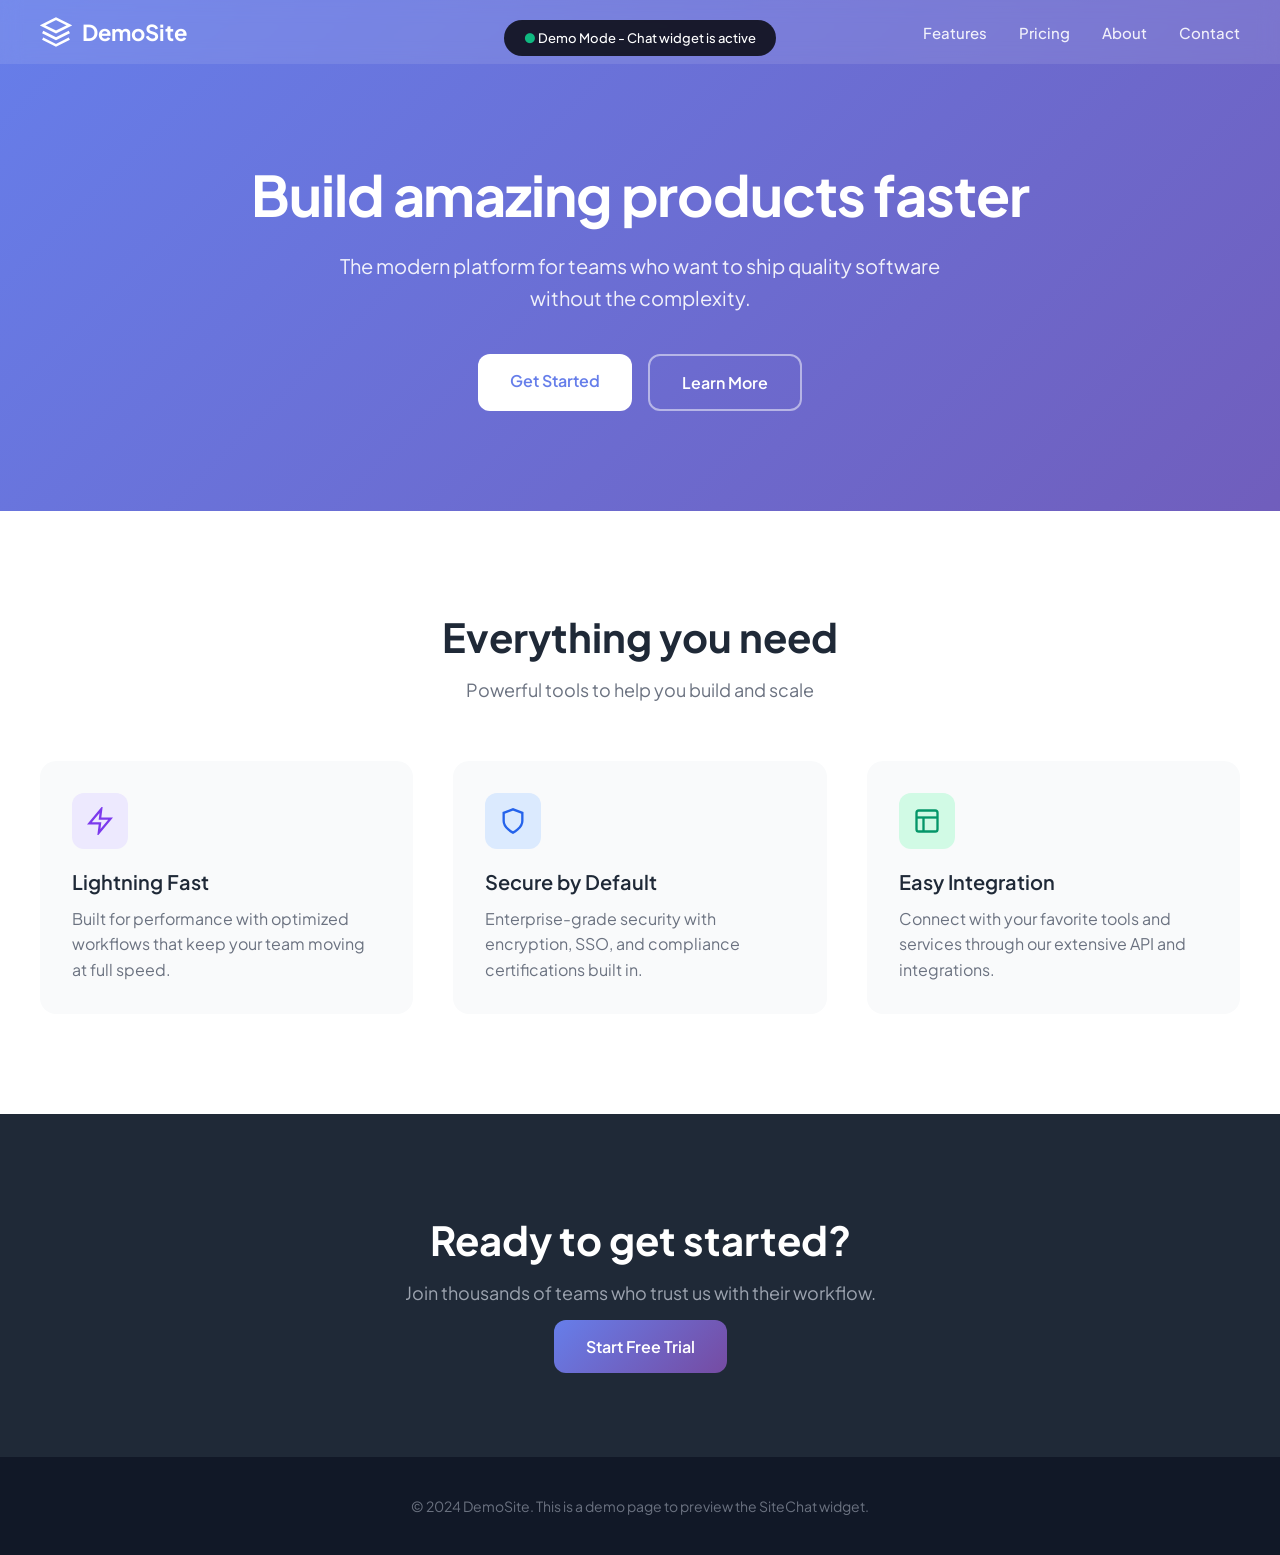
<file: frontend/demo.html>
<!DOCTYPE html>
<html lang="en">
<head>
    <meta charset="UTF-8">
    <meta name="viewport" content="width=device-width, initial-scale=1.0">
    <title>Demo Site - Widget Preview</title>
    <link rel="preconnect" href="https://fonts.googleapis.com">
    <link rel="preconnect" href="https://fonts.gstatic.com" crossorigin>
    <link href="https://fonts.googleapis.com/css2?family=Plus+Jakarta+Sans:wght@400;500;600;700&display=swap" rel="stylesheet">
    <style>
        * {
            margin: 0;
            padding: 0;
            box-sizing: border-box;
        }
        
        body {
            font-family: 'Plus Jakarta Sans', -apple-system, BlinkMacSystemFont, sans-serif;
            background: linear-gradient(135deg, #667eea 0%, #764ba2 100%);
            min-height: 100vh;
            color: #1f2937;
        }
        
        nav {
            background: rgba(255, 255, 255, 0.1);
            backdrop-filter: blur(10px);
            padding: 16px 40px;
            display: flex;
            justify-content: space-between;
            align-items: center;
        }
        
        .logo {
            font-size: 22px;
            font-weight: 700;
            color: white;
            display: flex;
            align-items: center;
            gap: 10px;
        }
        
        .logo svg {
            width: 32px;
            height: 32px;
        }
        
        .nav-links {
            display: flex;
            gap: 32px;
        }
        
        .nav-links a {
            color: rgba(255, 255, 255, 0.9);
            text-decoration: none;
            font-weight: 500;
            font-size: 15px;
            transition: color 0.2s;
        }
        
        .nav-links a:hover {
            color: white;
        }
        
        .hero {
            max-width: 1000px;
            margin: 0 auto;
            padding: 100px 40px;
            text-align: center;
            color: white;
        }
        
        .hero h1 {
            font-size: 56px;
            font-weight: 700;
            line-height: 1.1;
            margin-bottom: 24px;
            letter-spacing: -0.02em;
        }
        
        .hero p {
            font-size: 20px;
            opacity: 0.9;
            max-width: 600px;
            margin: 0 auto 40px;
            line-height: 1.6;
        }
        
        .hero-buttons {
            display: flex;
            gap: 16px;
            justify-content: center;
        }
        
        .btn {
            padding: 16px 32px;
            border-radius: 12px;
            font-size: 16px;
            font-weight: 600;
            cursor: pointer;
            text-decoration: none;
            transition: all 0.2s;
        }
        
        .btn-white {
            background: white;
            color: #667eea;
            border: none;
        }
        
        .btn-white:hover {
            transform: translateY(-2px);
            box-shadow: 0 10px 30px rgba(0, 0, 0, 0.2);
        }
        
        .btn-outline {
            background: transparent;
            color: white;
            border: 2px solid rgba(255, 255, 255, 0.5);
        }
        
        .btn-outline:hover {
            background: rgba(255, 255, 255, 0.1);
            border-color: white;
        }
        
        .features {
            background: white;
            padding: 100px 40px;
        }
        
        .features-container {
            max-width: 1200px;
            margin: 0 auto;
        }
        
        .features h2 {
            text-align: center;
            font-size: 40px;
            font-weight: 700;
            margin-bottom: 16px;
            color: #1f2937;
        }
        
        .features .subtitle {
            text-align: center;
            font-size: 18px;
            color: #6b7280;
            margin-bottom: 60px;
        }
        
        .features-grid {
            display: grid;
            grid-template-columns: repeat(3, 1fr);
            gap: 40px;
        }
        
        .feature-card {
            padding: 32px;
            border-radius: 16px;
            background: #f9fafb;
            transition: all 0.3s;
        }
        
        .feature-card:hover {
            transform: translateY(-4px);
            box-shadow: 0 20px 40px rgba(0, 0, 0, 0.1);
        }
        
        .feature-icon {
            width: 56px;
            height: 56px;
            border-radius: 12px;
            display: flex;
            align-items: center;
            justify-content: center;
            margin-bottom: 20px;
        }
        
        .feature-icon.purple { background: #ede9fe; color: #7c3aed; }
        .feature-icon.blue { background: #dbeafe; color: #2563eb; }
        .feature-icon.green { background: #d1fae5; color: #059669; }
        
        .feature-card h3 {
            font-size: 20px;
            font-weight: 600;
            margin-bottom: 12px;
            color: #1f2937;
        }
        
        .feature-card p {
            color: #6b7280;
            line-height: 1.6;
        }
        
        .cta {
            background: #1f2937;
            padding: 100px 40px;
            text-align: center;
        }
        
        .cta h2 {
            font-size: 40px;
            font-weight: 700;
            color: white;
            margin-bottom: 16px;
        }
        
        .cta p {
            font-size: 18px;
            color: #9ca3af;
            margin-bottom: 32px;
        }
        
        .cta .btn {
            background: linear-gradient(135deg, #667eea, #764ba2);
            color: white;
            border: none;
        }
        
        footer {
            background: #111827;
            padding: 40px;
            text-align: center;
            color: #6b7280;
            font-size: 14px;
        }
        
        .demo-badge {
            position: fixed;
            top: 20px;
            left: 50%;
            transform: translateX(-50%);
            background: rgba(0, 0, 0, 0.8);
            color: white;
            padding: 10px 20px;
            border-radius: 100px;
            font-size: 13px;
            font-weight: 500;
            z-index: 1000;
            backdrop-filter: blur(10px);
        }
        
        .demo-badge span {
            color: #10b981;
        }
        
        @media (max-width: 768px) {
            .hero h1 { font-size: 36px; }
            .features-grid { grid-template-columns: 1fr; }
            .nav-links { display: none; }
        }
    </style>
</head>
<body>
    <div class="demo-badge">
        <span>●</span> Demo Mode - Chat widget is active
    </div>

    <nav>
        <div class="logo">
            <svg viewBox="0 0 24 24" fill="none" stroke="currentColor" stroke-width="2">
                <path d="M12 2L2 7l10 5 10-5-10-5z"/>
                <path d="M2 17l10 5 10-5"/>
                <path d="M2 12l10 5 10-5"/>
            </svg>
            DemoSite
        </div>
        <div class="nav-links">
            <a href="#">Features</a>
            <a href="#">Pricing</a>
            <a href="#">About</a>
            <a href="#">Contact</a>
        </div>
    </nav>

    <section class="hero">
        <h1>Build amazing products faster</h1>
        <p>The modern platform for teams who want to ship quality software without the complexity.</p>
        <div class="hero-buttons">
            <a href="#" class="btn btn-white">Get Started</a>
            <a href="#" class="btn btn-outline">Learn More</a>
        </div>
    </section>

    <section class="features">
        <div class="features-container">
            <h2>Everything you need</h2>
            <p class="subtitle">Powerful tools to help you build and scale</p>
            <div class="features-grid">
                <div class="feature-card">
                    <div class="feature-icon purple">
                        <svg width="28" height="28" viewBox="0 0 24 24" fill="none" stroke="currentColor" stroke-width="2">
                            <path d="M13 2L3 14h9l-1 8 10-12h-9l1-8z"/>
                        </svg>
                    </div>
                    <h3>Lightning Fast</h3>
                    <p>Built for performance with optimized workflows that keep your team moving at full speed.</p>
                </div>
                <div class="feature-card">
                    <div class="feature-icon blue">
                        <svg width="28" height="28" viewBox="0 0 24 24" fill="none" stroke="currentColor" stroke-width="2">
                            <path d="M12 22s8-4 8-10V5l-8-3-8 3v7c0 6 8 10 8 10z"/>
                        </svg>
                    </div>
                    <h3>Secure by Default</h3>
                    <p>Enterprise-grade security with encryption, SSO, and compliance certifications built in.</p>
                </div>
                <div class="feature-card">
                    <div class="feature-icon green">
                        <svg width="28" height="28" viewBox="0 0 24 24" fill="none" stroke="currentColor" stroke-width="2">
                            <rect x="3" y="3" width="18" height="18" rx="2" ry="2"/>
                            <line x1="3" y1="9" x2="21" y2="9"/>
                            <line x1="9" y1="21" x2="9" y2="9"/>
                        </svg>
                    </div>
                    <h3>Easy Integration</h3>
                    <p>Connect with your favorite tools and services through our extensive API and integrations.</p>
                </div>
            </div>
        </div>
    </section>

    <section class="cta">
        <h2>Ready to get started?</h2>
        <p>Join thousands of teams who trust us with their workflow.</p>
        <a href="#" class="btn">Start Free Trial</a>
    </section>

    <footer>
        <p>&copy; 2024 DemoSite. This is a demo page to preview the SiteChat widget.</p>
    </footer>

    <!-- 
    ===========================================
    SiteChat Widget Integration
    ===========================================
    
    Security Best Practices:
    1. Use HTTPS in production (replace http:// with https://)
    2. The 'integrity' attribute (SRI hash) ensures the script hasn't been tampered with
    3. The 'crossOrigin' attribute is required when using SRI
    4. Configure allowed domains in your SiteChat dashboard for additional security
    
    To get your secure embed code with SRI hash:
    - Visit: /api/embed/script/{your-site-id}?include_sri=true
    - Or check security info: /api/embed/security/{your-site-id}
    ===========================================
    -->
    
    <!-- Development embed (no SRI - for local testing only) -->
    <script>
        (function() {
          var s = document.createElement('script');
          s.src = 'http://localhost:8000/widget/chatbot.js';
          s.async = true;
          s.dataset.siteId = '3779edd6793b';
          s.dataset.apiUrl = 'http://localhost:8000';
          document.head.appendChild(s);
        })();
        </script>
</body>
</html>
</file>
